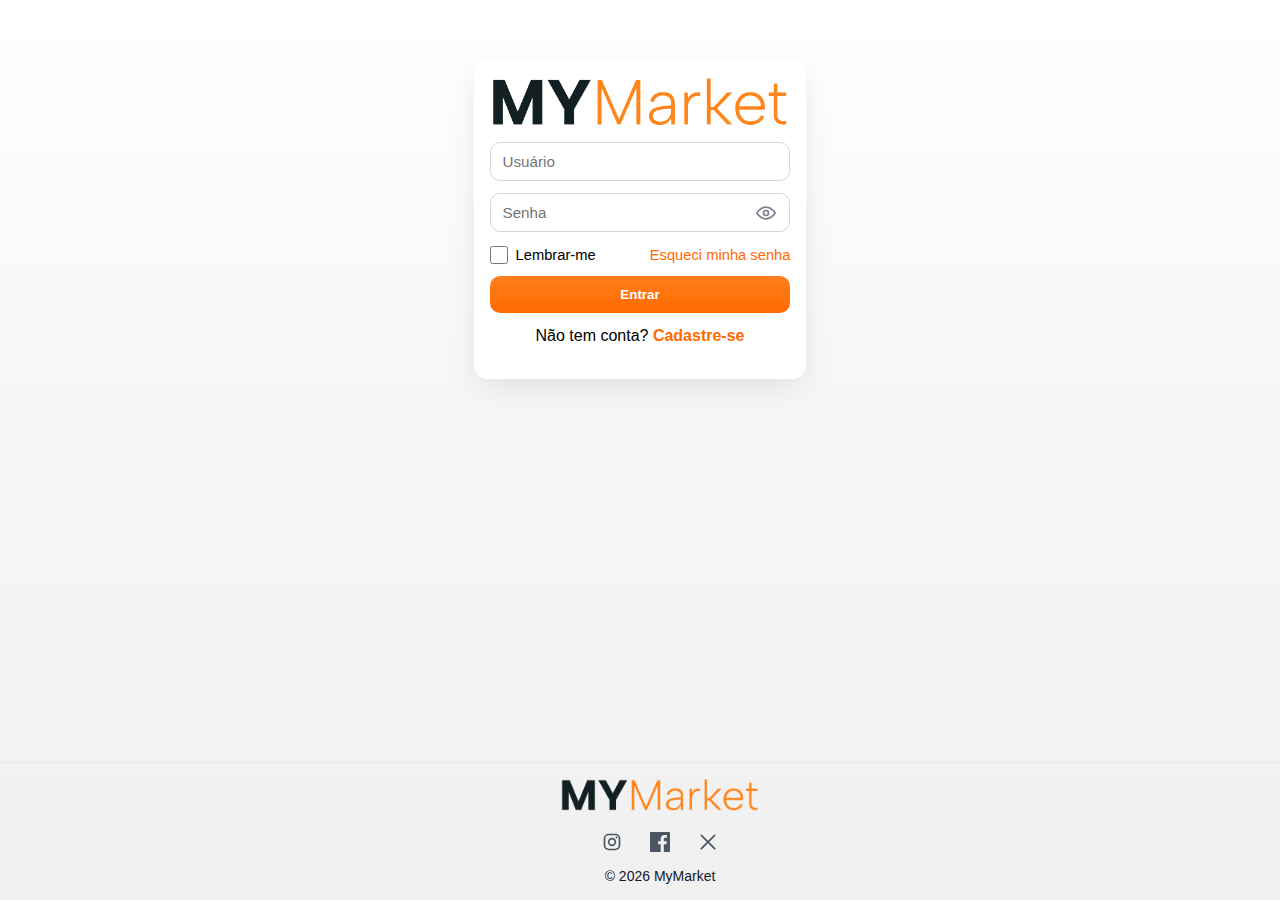
<file: index.html>
<!DOCTYPE html>
<!--
  index.html – Página de Login
  Acessa o catálogo após autenticar; inclui modal de cadastro com medidor de força de senha.
-->
<html lang="pt-BR">
<head>
  <meta charset="UTF-8">
  <meta name="viewport" content="width=device-width, initial-scale=1.0">
  <title>Login - Marketplace</title>
  <link rel="stylesheet" href="style.css">
</head>
<body class="page-login">
  <div class="login-container">
    <div style="text-align:center; margin-bottom:10px;">
      <img src="img/logo_black.png" alt="Marketplace" class="logo" style="max-height:48px;">
    </div>

    <!-- ===== LOGIN ===== -->
    <form id="loginForm">
      <input type="text" id="loginUser" placeholder="Usuário" required>
      <div class="password-field">
        <input type="password" id="loginPass" placeholder="Senha" required>
        <!-- Botão com ícone de olho linear (SVG) -->
        <button type="button" id="toggleLoginPass" class="password-toggle" aria-label="Mostrar/ocultar senha" title="Mostrar/ocultar senha">
          <svg viewBox="0 0 24 24" width="20" height="20" aria-hidden="true">
            <g fill="none" stroke="currentColor" stroke-width="2" stroke-linecap="round" stroke-linejoin="round">
              <path d="M1 12s4-7 11-7 11 7 11 7-4 7-11 7S1 12 1 12z"/>
              <circle cx="12" cy="12" r="3"/>
            </g>
          </svg>
        </button>
      </div>
      <div class="login-row">
        <label class="remember-me"><input type="checkbox" id="rememberMe"> Lembrar-me</label>
        <a href="#" id="forgotPass" class="forgot-link">Esqueci minha senha</a>
      </div>
      <button type="submit">Entrar</button>
      <p id="loginMsg" class="msg"></p>
    </form>

    <!-- Link para abrir o pop-up de cadastro -->
    <p class="cadastre-link">
      Não tem conta?
      <a href="#" id="openCadastro">Cadastre-se</a>
    </p>
  </div>

  <!-- ===== MODAL DE CADASTRO ===== -->
  <div id="cadModal" class="modal hidden">
    <div class="modal-content">
      <span class="close" id="closeModal">&times;</span>
      <h2>Criar Conta</h2>
      <form id="cadastroForm">
        <input type="text" id="cadUser" placeholder="Novo Usuário" required>
        <input type="password" id="cadPass" placeholder="Senha" required>
        <div id="cadStrength" class="pwd-strength is-weak" aria-live="polite">
          <div class="bar"></div>
          <div class="label">Força: ruim</div>
        </div>
  <div class="helper-text">A senha deve ter no mínimo 8 caracteres, incluindo pelo menos 1 letra maiúscula e 1 número.</div>
        <input type="password" id="cadPassConfirm" placeholder="Confirmar Senha" required>
        <div id="cadConfirmHelper" class="helper-text"></div>
        <button type="submit">Cadastrar</button>
        <p id="cadMsg" class="msg"></p>
      </form>
    </div>
  </div>

  <script src="script.js"></script>
  <footer class="site-footer">
    <div class="footer-brand">
      <img src="img/logo_black.png" alt="MyMarket" class="footer-logo" />
    </div>
    <div class="footer-socials" aria-label="Redes sociais">
      <a class="social-link" href="#" aria-label="Instagram" title="Instagram">
        <svg width="20" height="20" viewBox="0 0 24 24" fill="none" xmlns="http://www.w3.org/2000/svg" aria-hidden="true">
          <rect x="3" y="3" width="18" height="18" rx="5" stroke="currentColor" stroke-width="2"/>
          <circle cx="12" cy="12" r="4" stroke="currentColor" stroke-width="2"/>
          <circle cx="17.5" cy="6.5" r="1.2" fill="currentColor"/>
        </svg>
      </a>
      <a class="social-link" href="#" aria-label="Facebook" title="Facebook">
        <svg width="20" height="20" viewBox="0 0 24 24" fill="none" xmlns="http://www.w3.org/2000/svg" aria-hidden="true">
          <path d="M22.675 0h-21.35C.595 0 0 .594 0 1.326v21.348C0 23.406.595 24 1.326 24h11.495V14.708H9.691V11.08h3.13V8.41c0-3.1 1.893-4.788 4.659-4.788 1.325 0 2.464.099 2.797.143v3.24l-1.918.001c-1.504 0-1.796.715-1.796 1.763v2.313h3.587l-.467 3.628h-3.12V24h6.116C23.406 24 24 23.406 24 22.674V1.326C24 .594 23.406 0 22.675 0z" fill="currentColor"/>
        </svg>
      </a>
      <a class="social-link" href="#" aria-label="Twitter" title="Twitter">
        <svg width="20" height="20" viewBox="0 0 24 24" fill="none" xmlns="http://www.w3.org/2000/svg" aria-hidden="true">
          <g fill="none" stroke="currentColor" stroke-width="2" stroke-linecap="round" stroke-linejoin="round">
            <path d="M4 4l16 16"/>
            <path d="M20 4L4 20"/>
          </g>
        </svg>
      </a>
      
    </div>
    <p>© <span class="js-year"></span> MyMarket</p>
  </footer>
</body>
</html>
</file>
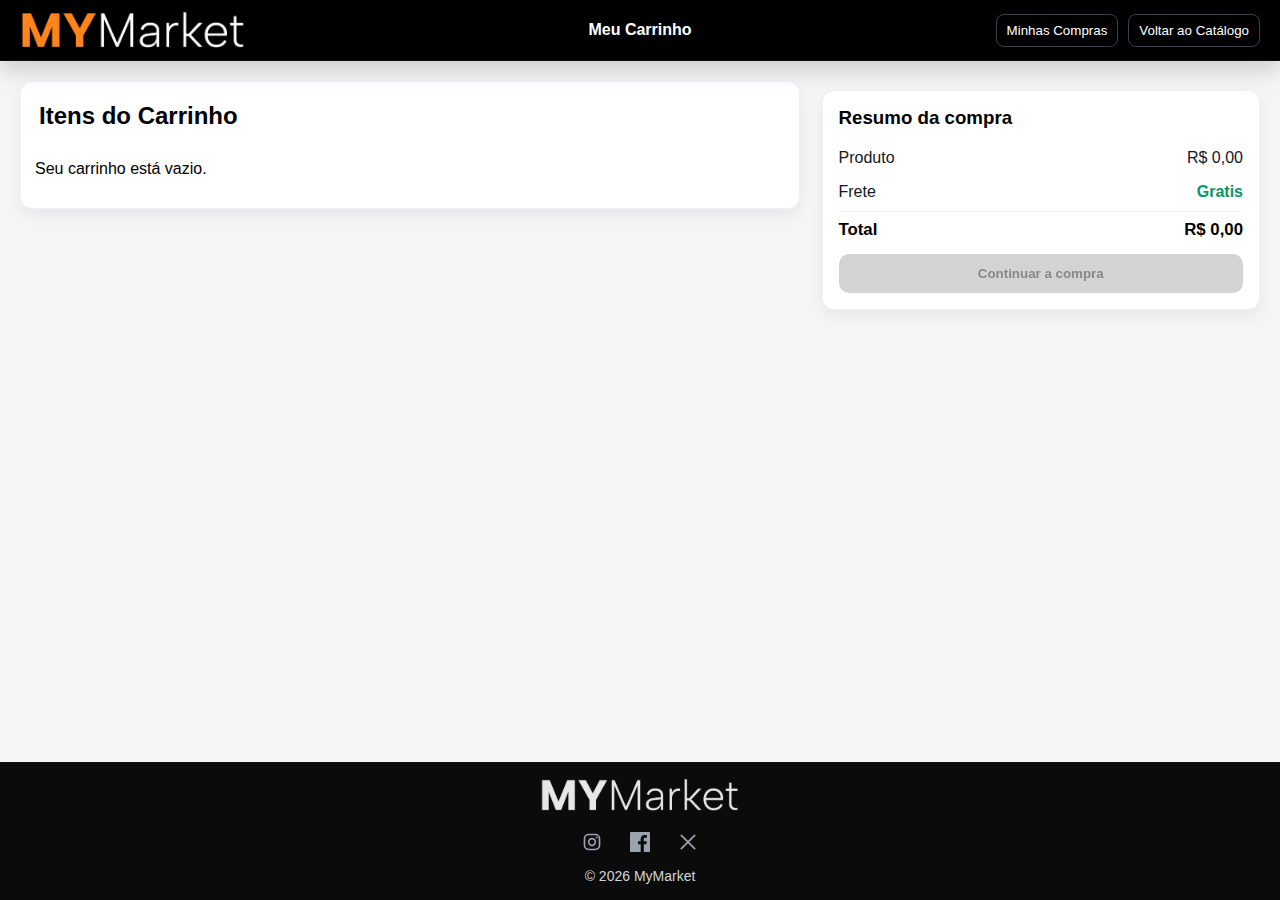
<file: carrinho.html>
<!DOCTYPE html>
<!--
  carrinho.html – Página do Carrinho e Checkout
  Lista itens do carrinho, mostra resumo e abre o wizard de finalização de compra.
-->
<html lang="pt-BR">
<head>
  <meta charset="UTF-8">
  <meta name="viewport" content="width=device-width, initial-scale=1.0">
  <title>Carrinho de Compras</title>
  <link rel="stylesheet" href="style.css">
</head>
<body class="page-shell">
  <header class="header">
    <div class="header-left">
      <a href="catalogo.html" aria-label="Ir ao catálogo">
        <img src="img/logo.png" alt="Marketplace" class="logo">
      </a>
    </div>
    <div style="grid-column:2; text-align:center; font-weight:700;">Meu Carrinho</div>
    <div class="header-actions">
      <button class="icon-btn" onclick="window.location='compras.html'">Minhas Compras</button>
      <button class="icon-btn" onclick="window.location='catalogo.html'">Voltar ao Catálogo</button>
    </div>
  </header>

  <main class="cart-layout">
    <!-- Coluna esquerda: itens do carrinho -->
    <section class="cart-items">
      <h2>Itens do Carrinho</h2>
      <div id="itensCarrinho"></div>
    </section>

    <!-- Coluna direita: resumo da compra -->
    <aside class="resumo-card" aria-label="Resumo da compra">
      <h3>Resumo da compra</h3>
      <div class="resumo-linha"><span>Produto</span><span id="resumoProdutos">R$ 0,00</span></div>
  <div class="resumo-linha"><span>Frete</span><span class="resumo-frete">Gratis</span></div>
      <div class="resumo-total"><span>Total</span><strong id="resumoTotal">R$ 0,00</strong></div>
      <button id="finalizarCompra" class="checkout-btn" type="button">Continuar a compra</button>
    </aside>
  </main>

  <!-- Modal de Checkout (Wizard) -->
  <div id="checkoutModal" class="modal hidden" role="dialog" aria-modal="true" aria-labelledby="checkoutTitulo">
  <div class="modal-content" style="width:min(92vw,620px); --pay-panel-min: 250px;">
      <span class="close" id="checkoutClose" aria-label="Fechar">&times;</span>
      <h2 id="checkoutTitulo">Finalizar Compra</h2>

      <!-- Stepper -->
      <ol class="checkout-steps" id="checkoutSteps">
        <li class="step is-active" data-step="1">Dados do Cliente</li>
        <li class="step" data-step="2">Pagamento</li>
        <li class="step" data-step="3">Revisão</li>
      </ol>

      <form id="formCheckout">
        <!-- Passo 1: Cliente -->
        <section class="checkout-pane" data-pane="1">
          <label>Nome completo<input type="text" id="nome" required></label>
          <label>Email<input type="email" id="email" required></label>
          <label>Endereço<input type="text" id="endereco" required></label>
          <label>CEP<input type="text" id="cep" required></label>
        </section>

        <!-- Passo 2: Pagamento -->
        <section class="checkout-pane hidden" data-pane="2">
          <div class="pay-methods" role="radiogroup" aria-label="Forma de pagamento">
            <label><input type="radio" name="payMethod" value="cartao" checked> Cartão</label>
            <label><input type="radio" name="payMethod" value="pix"> PIX</label>
            <label><input type="radio" name="payMethod" value="boleto"> Boleto</label>
          </div>

          <!-- Cartão de crédito -->
          <div id="payCartao">
            <label>Número do cartão<input type="text" id="card" placeholder="0000 0000 0000 0000" required></label>
            <div style="display:grid; grid-template-columns:1fr 1fr; gap:10px;">
              <label>Validade (MM/AA)<input type="text" id="cardVal" placeholder="MM/AA" required></label>
              <label>CVV<input type="text" id="cardCvv" placeholder="000" required></label>
            </div>
            <label>Nome no cartão<input type="text" id="cardNome" required></label>
          </div>

          <!-- PIX -->
          <div id="payPix" class="hidden">
            <div class="pay-box">
              <div>
                <img id="pixQrImg" src="img/qr_code.png" alt="QR Code PIX" width="180" height="180" style="border-radius:8px; box-shadow:0 2px 8px rgba(0,0,0,.08)" />
              </div>
              <div class="pay-info">
                <label>Chave PIX
                  <input type="text" id="pixKey" readonly value="pix@mymarket.com">
                </label>
                <label>PIX Copia e Cola
                  <textarea id="pixCopiaCola" rows="2" readonly></textarea>
                </label>
              </div>
            </div>
          </div>

          <!-- Boleto -->
          <div id="payBoleto" class="hidden">
            <div class="pay-box boleto">
              <div class="linha-area">
                <label>Linha digitável
                  <input type="text" id="linhaDigitavel" readonly>
                </label>
              </div>
              <div class="barcode-area">
                <canvas id="boletoBarcode" width="260" height="48" aria-label="Código de barras (fictício)"></canvas>
              </div>
              <div class="pay-info">
                <p>Vencimento: <span id="boletoVenc">--/--/----</span></p>
                <p>Valor: <span id="boletoValor">R$ 0,00</span></p>
              </div>
            </div>
          </div>
        </section>

        <!-- Passo 3: Revisão -->
        <section class="checkout-pane hidden" data-pane="3">
          <div id="checkoutResumo"></div>
          <p id="msgFinal" class="msg" style="margin-top:8px"></p>
        </section>

        <!-- Navegação -->
        <div class="checkout-nav">
          <button type="button" id="btnVoltar" class="btn-secondary" disabled>Voltar</button>
          <span></span>
          <button type="button" id="btnProximo" class="btn-primary">Próximo</button>
          <button type="submit" id="btnFinalizar" class="btn-primary hidden">Finalizar compra</button>
        </div>
      </form>
    </div>
  </div>

  <script src="carrinho.js"></script>
  <footer class="site-footer">
    <div class="footer-brand">
      <img src="img/logo.png" alt="MyMarket" class="footer-logo" />
    </div>
    <div class="footer-socials" aria-label="Redes sociais">
      <a class="social-link" href="#" aria-label="Instagram" title="Instagram">
        <svg width="20" height="20" viewBox="0 0 24 24" fill="none" xmlns="http://www.w3.org/2000/svg" aria-hidden="true">
          <rect x="3" y="3" width="18" height="18" rx="5" stroke="currentColor" stroke-width="2"/>
          <circle cx="12" cy="12" r="4" stroke="currentColor" stroke-width="2"/>
          <circle cx="17.5" cy="6.5" r="1.2" fill="currentColor"/>
        </svg>
      </a>
      <a class="social-link" href="#" aria-label="Facebook" title="Facebook">
        <svg width="20" height="20" viewBox="0 0 24 24" fill="none" xmlns="http://www.w3.org/2000/svg" aria-hidden="true">
          <path d="M22.675 0h-21.35C.595 0 0 .594 0 1.326v21.348C0 23.406.595 24 1.326 24h11.495V14.708H9.691V11.08h3.13V8.41c0-3.1 1.893-4.788 4.659-4.788 1.325 0 2.464.099 2.797.143v3.24l-1.918.001c-1.504 0-1.796.715-1.796 1.763v2.313h3.587l-.467 3.628h-3.12V24h6.116C23.406 24 24 23.406 24 22.674V1.326C24 .594 23.406 0 22.675 0z" fill="currentColor"/>
        </svg>
      </a>
      <a class="social-link" href="#" aria-label="Twitter" title="Twitter">
        <svg width="20" height="20" viewBox="0 0 24 24" fill="none" xmlns="http://www.w3.org/2000/svg" aria-hidden="true">
          <g fill="none" stroke="currentColor" stroke-width="2" stroke-linecap="round" stroke-linejoin="round">
            <path d="M4 4l16 16"/>
            <path d="M20 4L4 20"/>
          </g>
        </svg>
      </a>

    </div>
    <p>© <span class="js-year"></span> MyMarket</p>
  </footer>
</body>
</html>
</file>
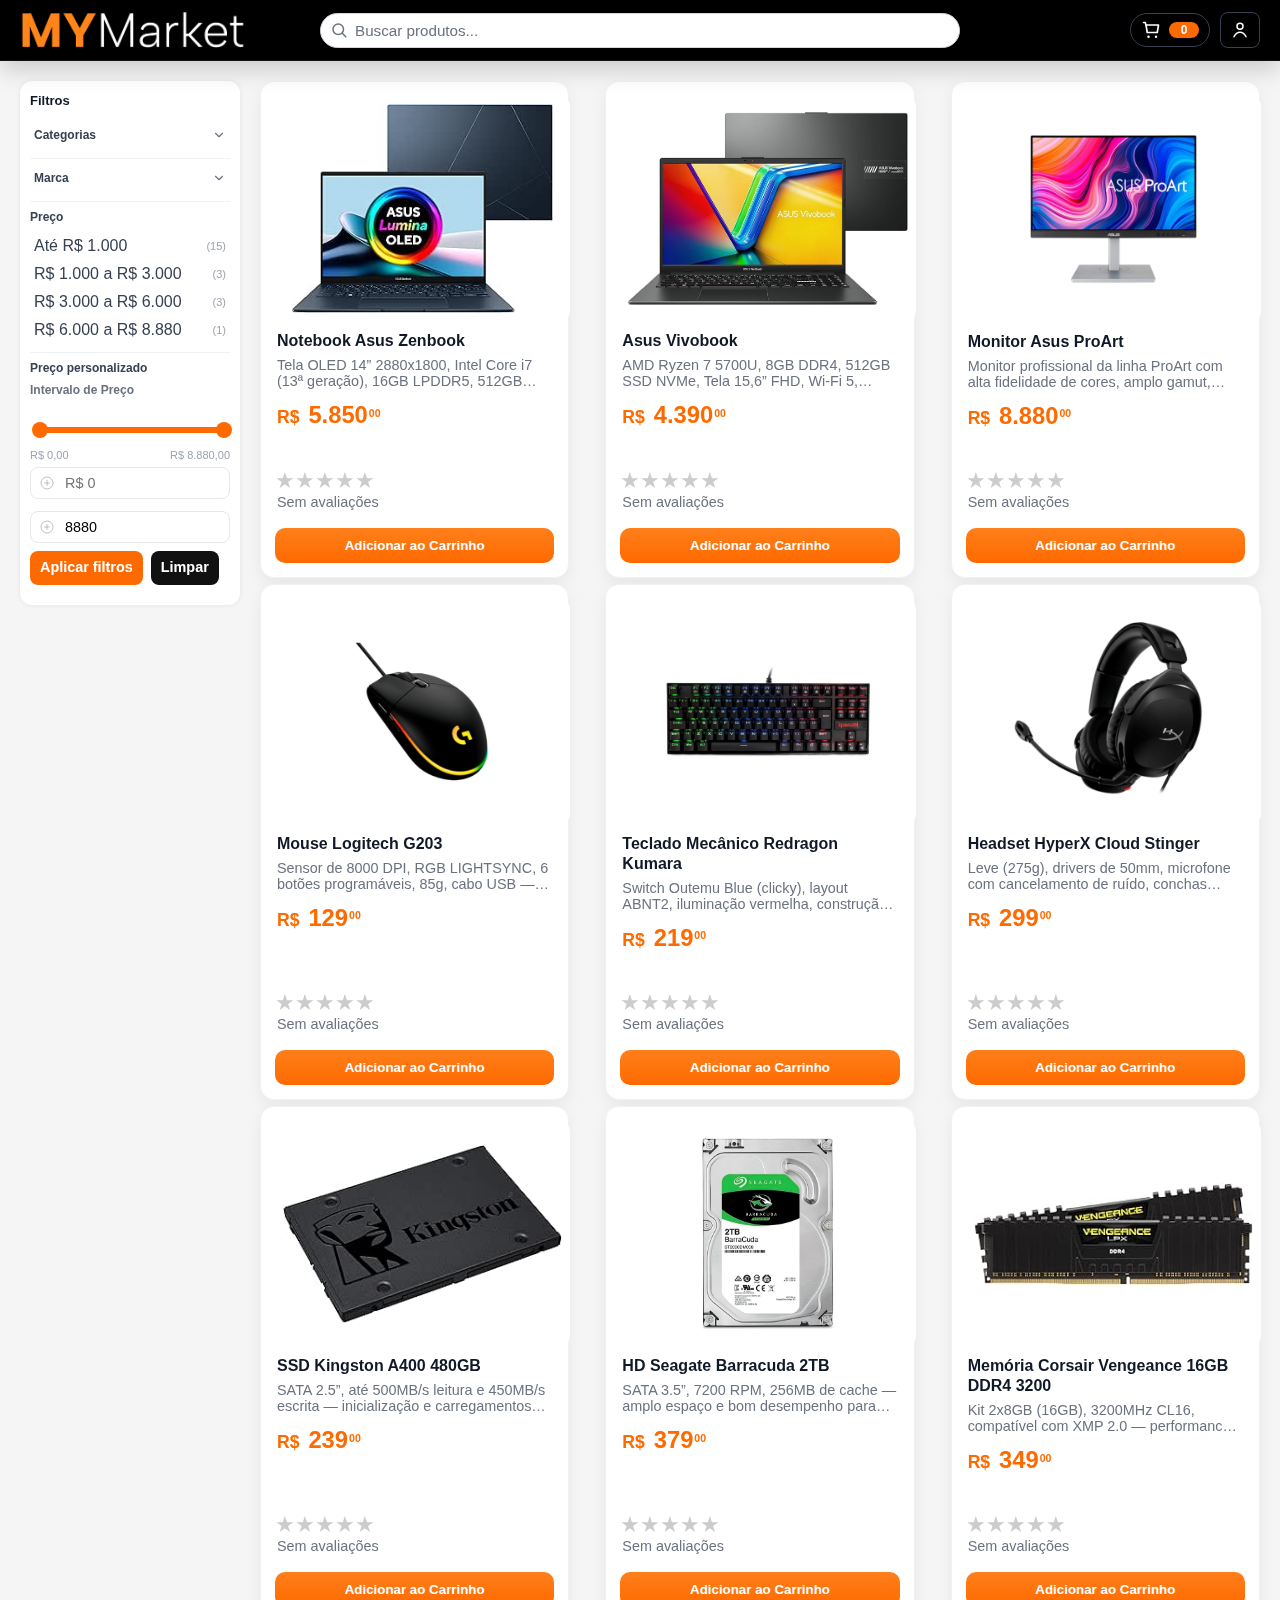
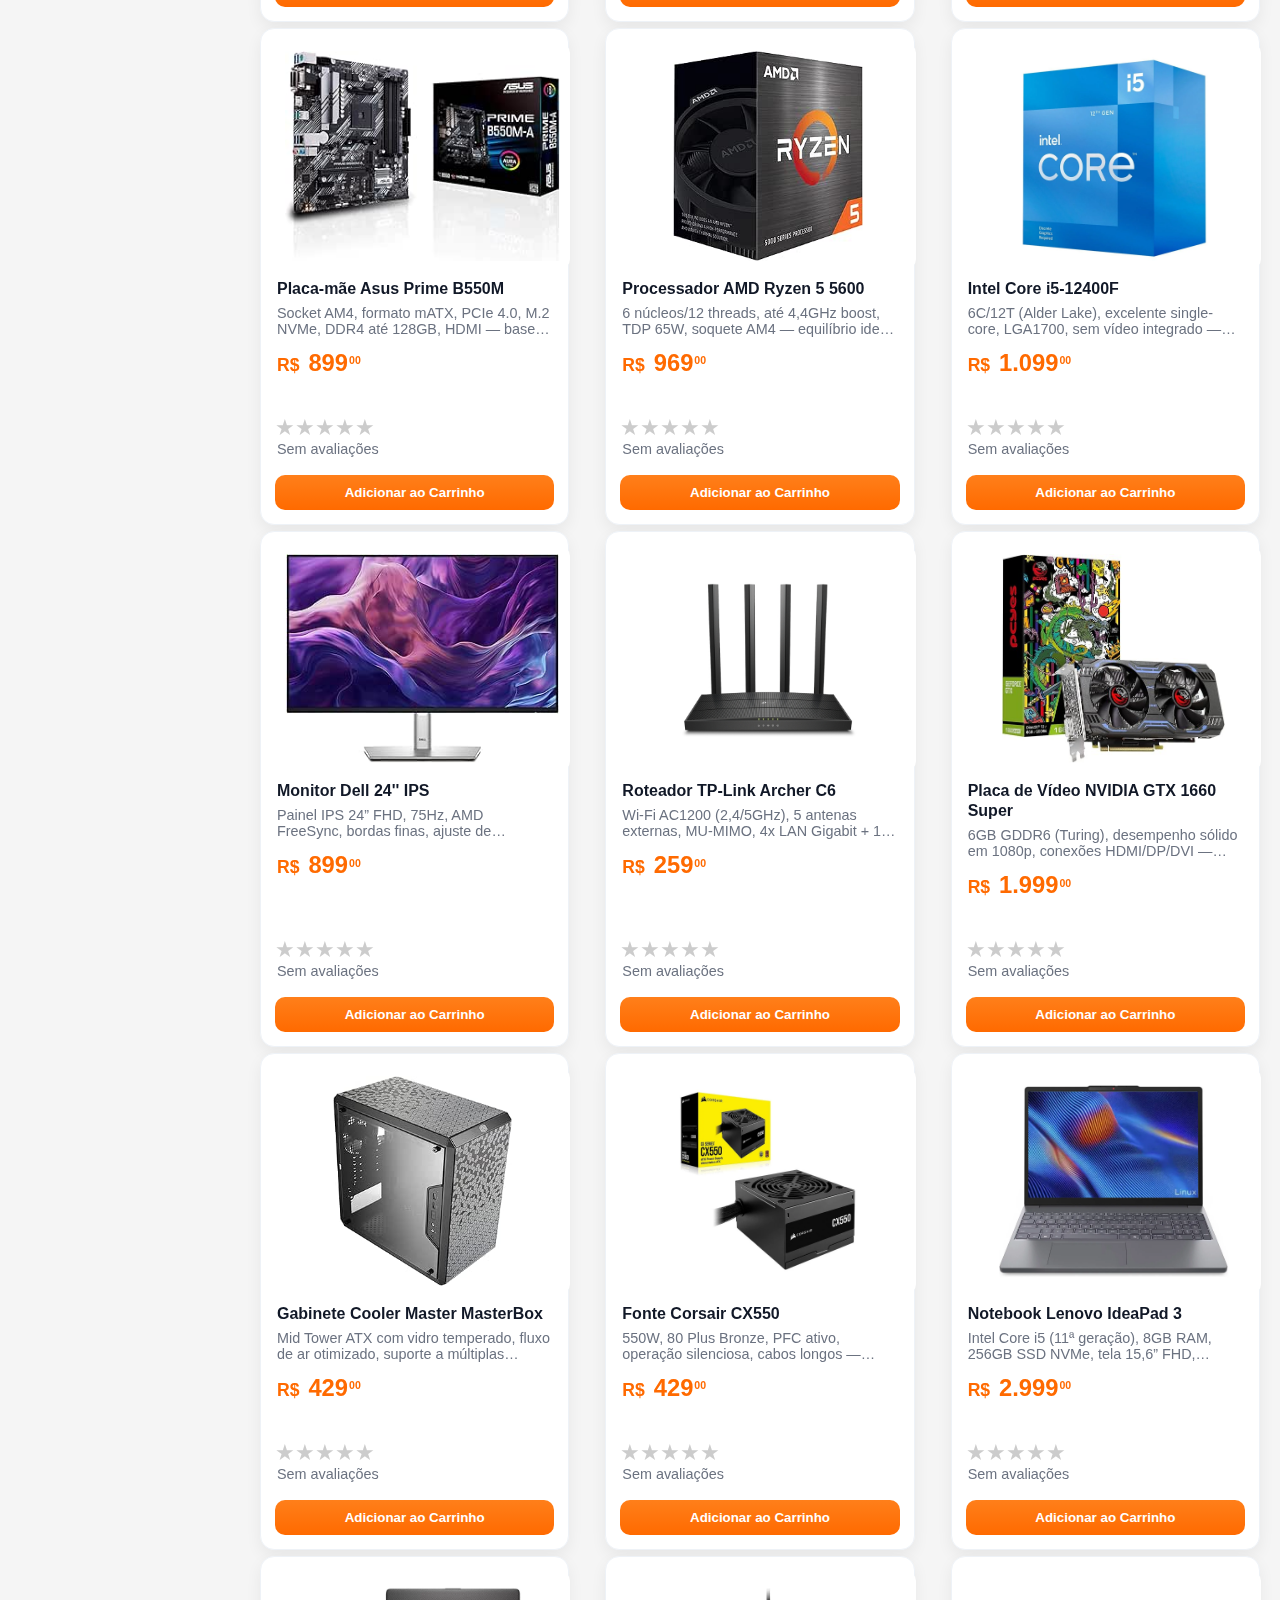
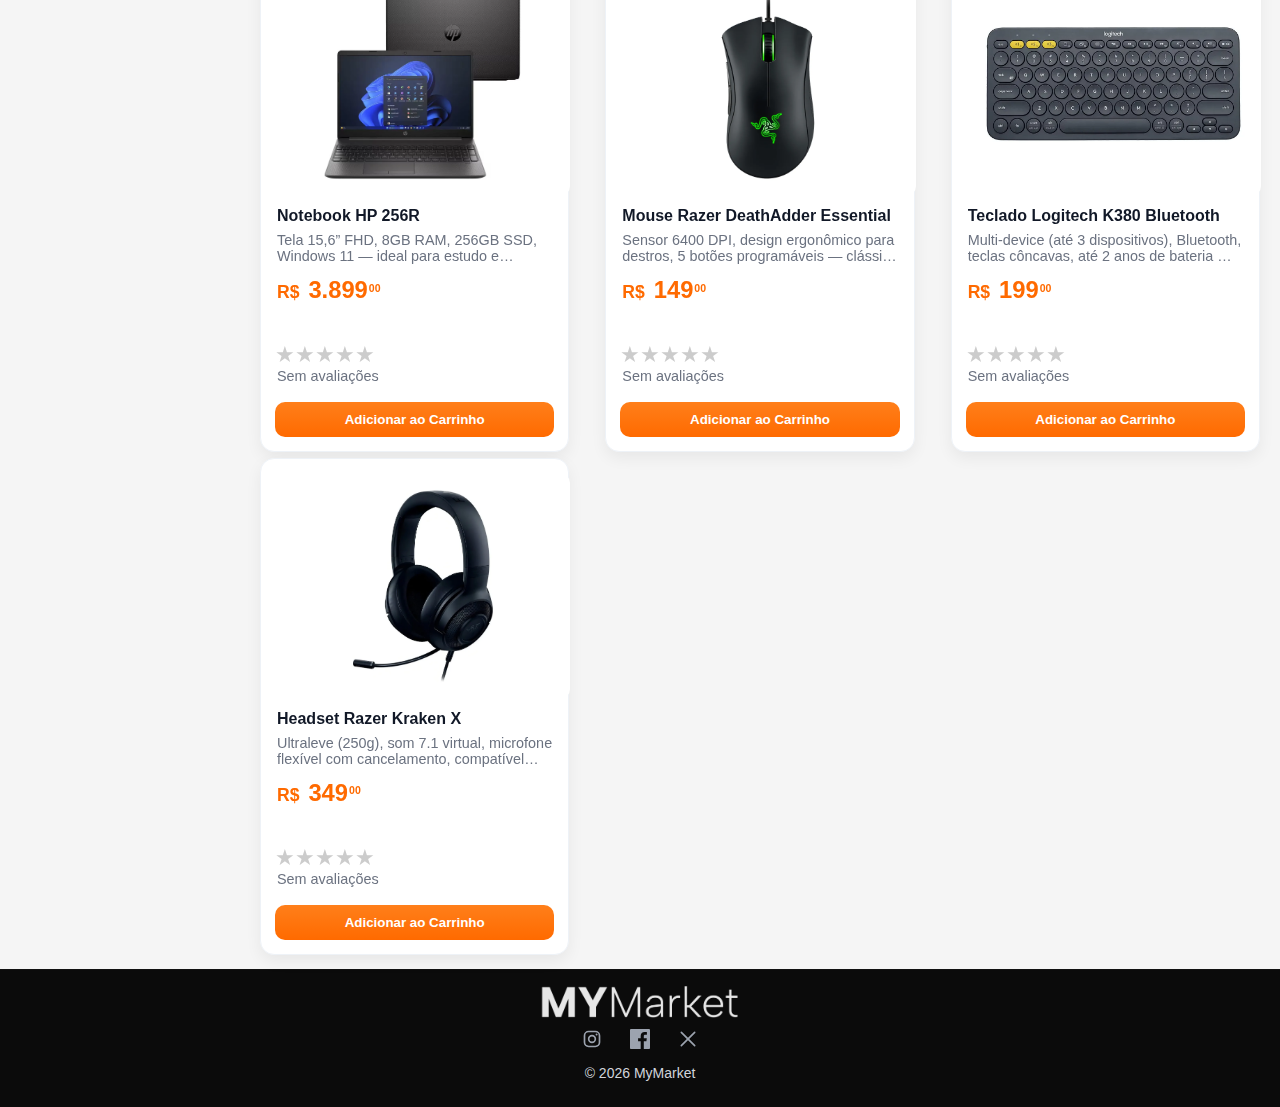
<file: catalogo.html>
<!DOCTYPE html>
<!--
  catalogo.html – Página de Catálogo de Produtos
  Inclui: header com busca, sidebar de filtros (facetas e preço com slider duplo),
  grade de produtos renderizada via script.js e modais (produto e alterar senha).
-->
<html lang="pt-BR">
<head>
  <meta charset="UTF-8">
  <meta name="viewport" content="width=device-width, initial-scale=1.0">
  <title>Catálogo</title>
  <link rel="stylesheet" href="style.css">
</head>
<body class="page-shell">
  <header class="header">
    <div class="header-left">
      <a href="catalogo.html" aria-label="Ir ao catálogo">
        <img src="img/logo.png" alt="Marketplace" class="logo">
      </a>
    </div>
    <form id="topSearch" class="top-search" autocomplete="off">
      <span class="search-prefix" aria-hidden="true">
        <svg width="18" height="18" viewBox="0 0 24 24" fill="none" xmlns="http://www.w3.org/2000/svg">
          <path d="M21 21l-4.3-4.3" stroke="currentColor" stroke-width="2" stroke-linecap="round"/>
          <circle cx="11" cy="11" r="7" stroke="currentColor" stroke-width="2"/>
        </svg>
      </span>
      <input type="text" id="topSearchInput" placeholder="Buscar produtos...">
    </form>
    <div class="header-actions">
      <div class="carrinho-box">
        <button id="openCarrinho" class="cart-btn" aria-label="Abrir carrinho" onclick="window.location='carrinho.html'">
          <span class="icon">
            <svg width="20" height="20" viewBox="0 0 24 24" fill="none" xmlns="http://www.w3.org/2000/svg" aria-hidden="true">
              <path d="M6 6h15l-1.5 9h-12L6 6z" stroke="currentColor" stroke-width="2" stroke-linejoin="round"/>
              <path d="M6 6L5 3H3" stroke="currentColor" stroke-width="2" stroke-linecap="round"/>
              <circle cx="9" cy="20" r="1.5" fill="currentColor"/>
              <circle cx="18" cy="20" r="1.5" fill="currentColor"/>
            </svg>
            <span id="cartDot" class="cart-dot hidden"></span>
          </span>
          <span id="carrinhoQtd" aria-label="itens no carrinho">0</span>
        </button>
      </div>
      <div class="profile" id="profile">
        <button id="perfilBtn" class="icon-btn" title="Perfil" aria-haspopup="true" aria-expanded="false">
          <svg width="18" height="18" viewBox="0 0 24 24" fill="none" xmlns="http://www.w3.org/2000/svg" aria-hidden="true">
            <circle cx="12" cy="7" r="4" stroke="currentColor" stroke-width="2"/>
            <path d="M4 21c2-4 6-6 8-6s6 2 8 6" stroke="currentColor" stroke-width="2" stroke-linecap="round"/>
          </svg>
        </button>
        <div id="perfilMenu" class="menu-popover hidden" role="menu" aria-labelledby="perfilBtn">
          <div class="menu-header">Olá, <strong id="perfilNome"></strong></div>
          <hr class="menu-sep" />
          <a href="compras.html" role="menuitem" class="menu-item">
            <span class="icon" aria-hidden="true">
              <svg width="18" height="18" viewBox="0 0 24 24" fill="none" xmlns="http://www.w3.org/2000/svg">
                <path d="M6 6h15l-1.5 9h-12L6 6z" stroke="currentColor" stroke-width="2" stroke-linejoin="round"/>
                <path d="M6 6L5 3H3" stroke="currentColor" stroke-width="2" stroke-linecap="round"/>
                <circle cx="9" cy="20" r="1.5" fill="currentColor"/>
                <circle cx="18" cy="20" r="1.5" fill="currentColor"/>
              </svg>
            </span>
            <span class="label">Minhas Compras</span>
          </a>
          <button id="menuAlterarSenha" role="menuitem" class="menu-item">
            <span class="icon" aria-hidden="true">
              <svg width="18" height="18" viewBox="0 0 24 24" fill="none" xmlns="http://www.w3.org/2000/svg">
                <rect x="4" y="10" width="16" height="10" rx="2" stroke="currentColor" stroke-width="2"/>
                <path d="M8 10V8a4 4 0 0 1 8 0v2" stroke="currentColor" stroke-width="2" stroke-linecap="round"/>
                <circle cx="12" cy="15" r="1.6" fill="currentColor"/>
              </svg>
            </span>
            <span class="label">Alterar senha</span>
          </button>
          <button id="logout" role="menuitem" class="menu-item">
            <span class="icon" aria-hidden="true">
              <svg width="18" height="18" viewBox="0 0 24 24" fill="none" xmlns="http://www.w3.org/2000/svg">
                <path d="M10 17l5-5-5-5" stroke="currentColor" stroke-width="2" stroke-linecap="round" stroke-linejoin="round"/>
                <path d="M15 12H3" stroke="currentColor" stroke-width="2" stroke-linecap="round"/>
                <path d="M21 3v18" stroke="currentColor" stroke-width="2" stroke-linecap="round"/>
              </svg>
            </span>
            <span class="label">Sair</span>
          </button>
        </div>
      </div>
    </div>
  </header>

  <main class="container">
    <!-- Sidebar com filtros (baseado nas imagens enviadas) -->
    <aside class="sidebar filter-sidebar">
      <h3 class="filter-title">Filtros</h3>

      <div class="filter-group is-collapsible is-collapsed" data-collapsible>
        <button type="button" class="group-toggle" aria-expanded="false" aria-controls="facetCategories">
          <span class="group-title">Categorias</span>
          <span class="chevron" aria-hidden="true">
            <svg width="14" height="14" viewBox="0 0 24 24" fill="none" xmlns="http://www.w3.org/2000/svg"><path d="M6 9l6 6 6-6" stroke="currentColor" stroke-width="2" stroke-linecap="round" stroke-linejoin="round"/></svg>
          </span>
        </button>
        <ul class="facet-list" id="facetCategories" hidden></ul>
      </div>

      <div class="filter-group is-collapsible is-collapsed" data-collapsible>
        <button type="button" class="group-toggle" aria-expanded="false" aria-controls="facetBrands">
          <span class="group-title">Marca</span>
          <span class="chevron" aria-hidden="true">
            <svg width="14" height="14" viewBox="0 0 24 24" fill="none" xmlns="http://www.w3.org/2000/svg"><path d="M6 9l6 6 6-6" stroke="currentColor" stroke-width="2" stroke-linecap="round" stroke-linejoin="round"/></svg>
          </span>
        </button>
        <ul class="facet-list" id="facetBrands" hidden></ul>
      </div>

      <div class="filter-group">
        <div class="group-title">Preço</div>
        <ul class="facet-list" id="facetPrices"></ul>
      </div>

      <div class="filter-group">
  <div class="group-title">Preço personalizado</div>
  <div class="facet-mini-title">Intervalo de Preço</div>
        <div class="range-wrap">
          <div class="range-double" id="precoRange">
            <div class="track"></div>
            <input type="range" id="precoRangeMin" min="0" step="1" aria-label="Preço mínimo" />
            <input type="range" id="precoRangeMax" min="0" step="1" aria-label="Preço máximo" />
          </div>
          <div class="range-scale">
            <span id="precoRangeMinLabel">R$ 0,00</span>
            <span id="precoRangeMaxLabel">R$ 0,00</span>
          </div>
        </div>
        <label class="input-icon">
          <span class="icon-money" aria-hidden="true">
            <svg width="16" height="16" viewBox="0 0 24 24" fill="none" xmlns="http://www.w3.org/2000/svg"><circle cx="12" cy="12" r="9" stroke="#9ca3af"/><path d="M8.5 12h7M12 8v8" stroke="#9ca3af" stroke-linecap="round"/></svg>
          </span>
          <input type="number" id="precoMin" placeholder="Mínimo" min="0">
        </label>
        <div style="height:6px"></div>
        <label class="input-icon">
          <span class="icon-money" aria-hidden="true">
            <svg width="16" height="16" viewBox="0 0 24 24" fill="none" xmlns="http://www.w3.org/2000/svg"><circle cx="12" cy="12" r="9" stroke="#9ca3af"/><path d="M8.5 12h7M12 8v8" stroke="#9ca3af" stroke-linecap="round"/></svg>
          </span>
          <input type="number" id="precoMax" placeholder="Máximo" min="0">
        </label>
        <div class="filter-actions" style="display:flex; gap:8px; margin-top:8px">
          <button id="filtrar" class="filter-apply">Aplicar filtros</button>
          <button id="limparFiltros" class="btn-secondary" type="button" aria-label="Limpar filtros">Limpar</button>
        </div>
      </div>
    </aside>

    <!-- Produtos carregados via JS -->
    <section class="produtos" id="listaProdutos"></section>
  </main>

  <!-- Modal de detalhes do produto -->
  <div id="produtoModal" class="modal hidden" role="dialog" aria-modal="true" aria-labelledby="produtoTitulo">
    <div class="modal-content produto-modal">
      <span class="close" id="produtoModalClose" aria-label="Fechar">&times;</span>
      <div class="produto-modal-body">
        <div class="produto-modal-media">
          <img id="produtoImagem" alt="Produto"/>
        </div>
        <div class="produto-modal-info">
          <h2 id="produtoTitulo"></h2>
          <p id="produtoDescricao"></p>
          <div class="produto-meta">
            <span class="meta"><strong>Marca:</strong> <span id="produtoMarca"></span></span>
            <span class="meta"><strong>Categoria:</strong> <span id="produtoCategoria"></span></span>
          </div>
          <strong id="produtoPreco" class="price"></strong>
          <p id="produtoMedia" class="media"></p>
          <button id="produtoAddCarrinho" class="addCarrinho">Adicionar ao Carrinho</button>
        </div>
      </div>
    </div>
  </div>

      <!-- Modal: Alterar senha -->
      <div id="alterarSenhaModal" class="modal hidden" role="dialog" aria-modal="true" aria-labelledby="alterarSenhaTitulo">
        <div class="modal-content" style="width:min(92vw, 420px)">
          <span class="close" id="alterarSenhaClose" aria-label="Fechar">&times;</span>
          <h2 id="alterarSenhaTitulo">Alterar senha</h2>
          <form id="alterarSenhaForm">
            <label>Senha atual
              <input type="password" id="senhaAtual" required>
            </label>
            <label>Nova senha
              <input type="password" id="senhaNova" required>
            </label>
            <div id="altStrength" class="pwd-strength is-weak" aria-live="polite">
              <div class="bar"></div>
              <div class="label">Força: ruim</div>
            </div>
  <div class="helper-text">A senha deve ter no mínimo 8 caracteres, incluindo pelo menos 1 letra maiúscula e 1 número.</div>
            <label>Confirmar nova senha
              <input type="password" id="senhaConf" required>
            </label>
            <p id="alterarSenhaMsg" class="msg"></p>
            <div style="display:flex; gap:10px; justify-content:flex-end; margin-top:8px">
              <button type="button" class="btn-secondary" id="alterarSenhaCancelar">Cancelar</button>
              <button type="submit" class="btn-primary">Salvar</button>
            </div>
          </form>
        </div>
      </div>

  <script src="script.js"></script>
  <footer class="site-footer">
    <div class="footer-brand">
      <img src="img/logo.png" alt="MyMarket" class="footer-logo" />
    <div class="footer-socials" aria-label="Redes sociais">
      <a class="social-link" href="#" aria-label="Instagram" title="Instagram">
        <svg width="20" height="20" viewBox="0 0 24 24" fill="none" xmlns="http://www.w3.org/2000/svg" aria-hidden="true">
          <rect x="3" y="3" width="18" height="18" rx="5" stroke="currentColor" stroke-width="2"/>
          <circle cx="12" cy="12" r="4" stroke="currentColor" stroke-width="2"/>
          <circle cx="17.5" cy="6.5" r="1.2" fill="currentColor"/>
        </svg>
      </a>
      <a class="social-link" href="#" aria-label="Facebook" title="Facebook">
        <svg width="20" height="20" viewBox="0 0 24 24" fill="none" xmlns="http://www.w3.org/2000/svg" aria-hidden="true">
          <path d="M22.675 0h-21.35C.595 0 0 .594 0 1.326v21.348C0 23.406.595 24 1.326 24h11.495V14.708H9.691V11.08h3.13V8.41c0-3.1 1.893-4.788 4.659-4.788 1.325 0 2.464.099 2.797.143v3.24l-1.918.001c-1.504 0-1.796.715-1.796 1.763v2.313h3.587l-.467 3.628h-3.12V24h6.116C23.406 24 24 23.406 24 22.674V1.326C24 .594 23.406 0 22.675 0z" fill="currentColor"/>
        </svg>
      </a>
      <a class="social-link" href="#" aria-label="Twitter" title="Twitter">
        <svg width="20" height="20" viewBox="0 0 24 24" fill="none" xmlns="http://www.w3.org/2000/svg" aria-hidden="true">
          <g fill="none" stroke="currentColor" stroke-width="2" stroke-linecap="round" stroke-linejoin="round">
            <path d="M4 4l16 16"/>
            <path d="M20 4L4 20"/>
          </g>
        </svg>
      </a>

    </div>
    <p>© <span class="js-year"></span> MyMarket</p>
  </footer>
</body>
</html>
</file>
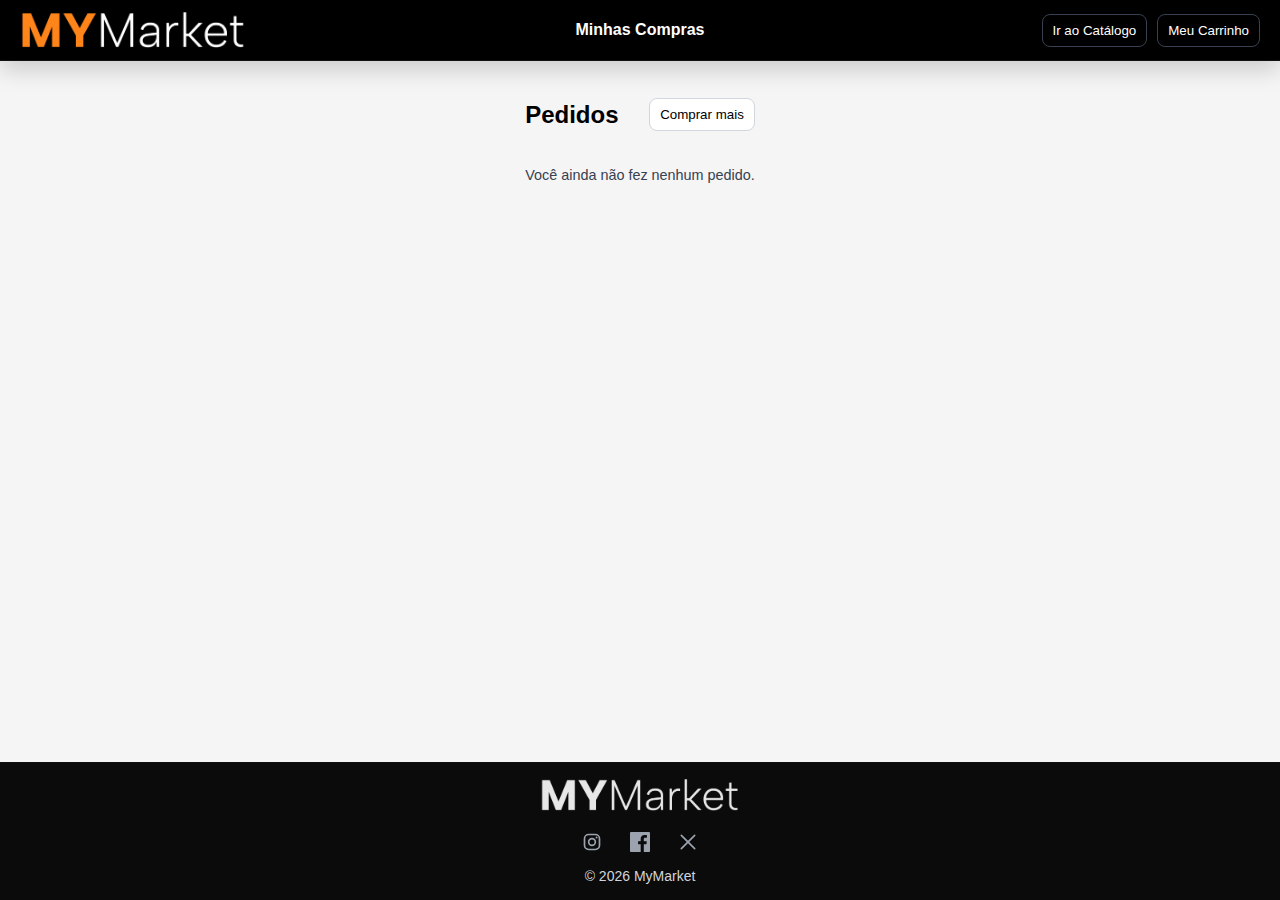
<file: compras.html>
<!DOCTYPE html>
<!--
  compras.html – Página "Minhas Compras"
  Exibe os pedidos salvos no localStorage e oferece atalho para continuar comprando.
-->
<html lang="pt-BR">
<head>
  <meta charset="UTF-8" />
  <meta name="viewport" content="width=device-width, initial-scale=1.0" />
  <title>Minhas Compras</title>
  <link rel="stylesheet" href="style.css" />
</head>
<body class="page-shell">
  <header class="header">
    <div class="header-left">
      <a href="catalogo.html" aria-label="Ir ao catálogo">
        <img src="img/logo.png" alt="Marketplace" class="logo" />
      </a>
    </div>
    <div style="grid-column:2; text-align:center; font-weight:700;">Minhas Compras</div>
    <div class="header-actions">
      <button class="icon-btn" onclick="window.location='catalogo.html'">Ir ao Catálogo</button>
      <button class="icon-btn" onclick="window.location='carrinho.html'">Meu Carrinho</button>
    </div>
  </header>

  <main class="orders-container">
    <div class="orders-header">
      <h2>Pedidos</h2>
      <button class="icon-btn" onclick="window.location='catalogo.html'">Comprar mais</button>
    </div>
    <div id="ordersList" class="orders-list"></div>
    <p id="ordersEmpty" class="msg" style="display:none; color:#374151">Você ainda não fez nenhum pedido.</p>
  </main>

  <script src="compras.js"></script>
  <footer class="site-footer">
    <div class="footer-brand">
      <img src="img/logo.png" alt="MyMarket" class="footer-logo" />
    </div>
    <div class="footer-socials" aria-label="Redes sociais">
      <a class="social-link" href="#" aria-label="Instagram" title="Instagram">
        <svg width="20" height="20" viewBox="0 0 24 24" fill="none" xmlns="http://www.w3.org/2000/svg" aria-hidden="true">
          <rect x="3" y="3" width="18" height="18" rx="5" stroke="currentColor" stroke-width="2"/>
          <circle cx="12" cy="12" r="4" stroke="currentColor" stroke-width="2"/>
          <circle cx="17.5" cy="6.5" r="1.2" fill="currentColor"/>
        </svg>
      </a>
      <a class="social-link" href="#" aria-label="Facebook" title="Facebook">
        <svg width="20" height="20" viewBox="0 0 24 24" fill="none" xmlns="http://www.w3.org/2000/svg" aria-hidden="true">
          <path d="M22.675 0h-21.35C.595 0 0 .594 0 1.326v21.348C0 23.406.595 24 1.326 24h11.495V14.708H9.691V11.08h3.13V8.41c0-3.1 1.893-4.788 4.659-4.788 1.325 0 2.464.099 2.797.143v3.24l-1.918.001c-1.504 0-1.796.715-1.796 1.763v2.313h3.587l-.467 3.628h-3.12V24h6.116C23.406 24 24 23.406 24 22.674V1.326C24 .594 23.406 0 22.675 0z" fill="currentColor"/>
        </svg>
      </a>
      <a class="social-link" href="#" aria-label="Twitter" title="Twitter">
        <svg width="20" height="20" viewBox="0 0 24 24" fill="none" xmlns="http://www.w3.org/2000/svg" aria-hidden="true">
          <g fill="none" stroke="currentColor" stroke-width="2" stroke-linecap="round" stroke-linejoin="round">
            <path d="M4 4l16 16"/>
            <path d="M20 4L4 20"/>
          </g>
        </svg>
      </a>

    </div>
    <p>© <span class="js-year"></span> MyMarket</p>
  </footer>
</body>
</html>
</file>
<file: style.css>
/* style.css — Estilos globais
   Seções: layout do shell, login, header/top-search, sidebar de filtros (inclui slider duplo),
   grid de produtos/cards, modais, carrinho/checkout e minhas compras. */
/* ===== GLOBAL ===== */
body {
    font-family: Arial, sans-serif;
    margin: 0;
    background: #f5f5f5;
}
.page-shell {
  min-height: 100vh;
  display: flex;
  flex-direction: column;
}
.page-shell > header.header { flex: 0 0 auto; }
.page-shell > main { flex: 1 0 auto; }
.page-shell > footer.site-footer { flex: 0 0 auto; margin-top: 24px; }
.site-footer {
  margin-top: 24px;
  background: #0b0b0b;
  color: #d1d5db;
  border-top: 1px solid #111;
  padding: 16px 20px;
  text-align: center;
  font-size: 14px;
}
.site-footer p { margin: 0; }
.page-login .site-footer { grid-row: 2; width: 100%; justify-self: stretch; margin: 0; border-radius: 0; }
.site-footer .footer-brand { margin-bottom: 10px; }
.site-footer .footer-logo { height: 32px; width: auto; filter: brightness(0) invert(1); opacity: 0.9; }
.site-footer .footer-socials { display: flex; justify-content: center; gap: 12px; margin-bottom: 8px; }
.site-footer .social-link { display: inline-flex; padding: 8px; border: none; color: #9ca3af; border-radius: 999px; transition: background .15s ease, color .15s ease, transform .15s ease; }
.site-footer .social-link:hover { background: #111; color: #e5e7eb; transform: translateY(-1px); }
/* Ícones sociais: alinhamento e tamanho consistente */
.site-footer .social-link svg { display: block; width: 20px; height: 20px; }

/* Footer branco apenas na página de login (index) */
.page-login .site-footer {
  background: transparent; /* usa o mesmo fundo do body (gradient) */
  color: #111827;
  border-top: 1px solid #e5e7eb;
  text-align: center;
}
.page-login .site-footer > .footer-brand,
.page-login .site-footer > .footer-socials,
.page-login .site-footer > p {
  max-width: var(--login-card-width); /* casa com a largura do card */
  width: 100%;
  padding-left: var(--login-padding-x);
  padding-right: var(--login-padding-x);
  margin-left: auto;
  margin-right: auto;
}
.page-login .site-footer .footer-logo { filter: none; opacity: 1; }
.page-login .site-footer .social-link { color: #4b5563; }
.page-login .site-footer .social-link:hover { background: #f3f4f6; color: #111827; }
.page-login {
  background: linear-gradient(180deg, #fff, #f7f7f7 40%, #f0f0f0);
  min-height: 100vh;
  display: grid;
  grid-template-rows: 1fr auto; /* área do conteúdo + footer colado embaixo */
  grid-template-columns: 100%;
  overflow: hidden; /* evita scrollbars no index */
  align-items: start; /* evita esticar o card na vertical */
  /* Variáveis compartilhadas para alinhamento entre card e footer */
  --login-card-width: 340px;
  --login-padding-x: 16px;
}
.page-login .login-container { justify-self: center; align-self: start; margin: 60px auto 20px; height: auto; }
  
/* ===== LOGIN ===== */
.login-container {
  max-width: var(--login-card-width);
  margin: 60px auto; /* centralizado horizontalmente, afastado do topo */
  background: #fff;
  padding: 18px var(--login-padding-x);
    border-radius: 14px;
    box-shadow: 0 10px 30px rgba(0,0,0,0.08);
}
/* Centraliza a logo no card de login */
.page-login .login-container .logo { display: block; margin: 0 auto; }
  /* Evita overflow por padding dentro do card de login */
  .login-container, .login-container * { box-sizing: border-box; }
  .login-container form { margin-bottom: 12px; }
  .login-container input {
    width: 100%; max-width: 100%;
    padding: 10px 12px; margin: 6px 0;
    border: 1px solid #d0d7de; border-radius: 10px;
    font-size: 0.95rem;
    transition: border-color 0.2s ease, box-shadow 0.2s ease;
  }
  .login-container input:focus { outline: none; border-color: #ff6a00; box-shadow: 0 0 0 3px rgba(255,106,0,0.12); }
  /* Botão principal de login dentro do formulário */
  .login-container form button[type="submit"] {
    width: 100%; padding: 11px 12px;
    background: linear-gradient(180deg, #ff7f1a, #ff6a00); border: none; color: #fff; cursor: pointer;
    border-radius: 10px; font-weight: 700;
    transition: transform 0.15s ease, filter 0.15s ease;
  }
  .login-container form button[type="submit"]:hover { filter: brightness(0.97); transform: translateY(-1px); }
  .login-container form button[type="submit"]:active { transform: translateY(0); }
  .msg { color: #d93025; font-size: 0.9em; margin-top: 6px; }
  .cadastre-link { text-align: center; margin-top: 8px; }
  .cadastre-link a { color: #ff6a00; font-weight: 700; text-decoration: none; }
  .cadastre-link a:hover { text-decoration: underline; }

  /* Campo de senha com botão de toggle */
  .password-field { position: relative; }
  .password-toggle {
    position: absolute; right: 8px; top: 50%; transform: translateY(-50%);
    display: inline-flex; align-items: center; justify-content: center;
    width: 32px; height: 32px;
    border: none; background: transparent; cursor: pointer;
    border-radius: 999px; color: #6b7280;
    opacity: 0.9;
    transition: background 0.2s ease, color 0.2s ease;
  }
  .password-toggle:hover { background: #f9fafb; color: #374151; }
  .password-toggle:active { background: #f3f4f6; }
  /* espaço para o botão não cobrir o texto */
  .password-field input { padding-right: 40px; }
  .login-row {
    display: flex; align-items: center; justify-content: flex-start;
    gap: 12px; flex-wrap: wrap;
    margin: 8px 0 12px; font-size: 0.92rem;
  }
  .remember-me { display: inline-flex; align-items: center; gap: 8px; cursor: pointer; user-select: none; }
  .remember-me input { width: 18px; height: 18px; margin: 0; accent-color: #ff6a00; }
  .forgot-link { margin-left: auto; white-space: nowrap; color: #ff6a00; text-decoration: none; }
  .forgot-link:hover { text-decoration: underline; }
  /* ===== MODAL DE CADASTRO ===== */
  .modal {
    position: fixed;
    top: 0; left: 0;
    width: 100%; height: 100%;
    background: rgba(0,0,0,0.5);
    backdrop-filter: blur(2px);
    display: flex;
    justify-content: center;
    align-items: center;
    z-index: 1000;
  }
  .modal.hidden { display: none; }
  .modal-content {
    background: #fff;
    padding: 20px;
    border-radius: 12px;
    width: min(92vw, 420px);
    max-width: 100%;
    max-height: 92vh;
    overflow-y: auto;
    overflow-x: hidden;
    box-shadow: 0 12px 40px rgba(0,0,0,0.25);
    position: relative;
    animation: modalIn 220ms ease-out;
  }
  /* Evita overflow por padding interno */
  .modal-content, .modal-content * { box-sizing: border-box; }
  .close {
    position: absolute;
    top: 10px; right: 15px;
    font-size: 24px;
    cursor: pointer;
    color: #666;
    transition: transform 0.15s ease, color 0.15s ease;
  }
  .close:hover { color: #000; transform: scale(1.06); }
  /* Wizard de Checkout */
  .checkout-steps {
    display: grid;
    grid-template-columns: repeat(3, 1fr);
    gap: 8px;
    list-style: none;
    padding: 0;
    margin: 12px 0 16px;
  }
  .checkout-steps .step {
    text-align: center;
    font-size: 0.95rem;
    padding: 10px 8px;
    border-radius: 8px;
    background: #f1f1f1;
    color: #333;
    border: 1px solid #e6e6e6;
  }
  .checkout-steps .step.is-active {
    background: #ff7a18;
    background: linear-gradient(135deg,#ff7a18,#ff571f);
    color: #fff;
    border-color: transparent;
    box-shadow: 0 2px 8px rgba(255, 120, 24, 0.35);
  }
  .checkout-steps .step.is-done {
    background: #111;
    color: #fff;
    border-color: #111;
  }

  .checkout-pane label {
    display: grid;
    gap: 6px;
    margin-bottom: 12px;
    font-weight: 500;
  }
  .checkout-pane input[type="text"],
  .checkout-pane input[type="email"] {
    padding: 10px 12px;
    border-radius: 8px;
    border: 1px solid #ddd;
    outline: none;
  }
  .checkout-pane input:focus {
    border-color: #ff7a18;
    box-shadow: 0 0 0 3px rgba(255, 120, 24, 0.15);
  }

  .checkout-nav {
    display: grid;
    grid-template-columns: auto 1fr auto auto;
    gap: 10px;
    align-items: center;
    margin-top: 10px;
  }
  .btn-primary {
    background: linear-gradient(135deg,#ff7a18,#ff571f);
    color: #fff;
    border: none;
    padding: 10px 14px;
    border-radius: 10px;
    cursor: pointer;
  }
  .btn-primary:disabled { opacity: .6; cursor: not-allowed; }
  .btn-secondary {
    background: #111;
    color: #fff;
    border: none;
    padding: 10px 14px;
    border-radius: 10px;
    cursor: pointer;
    font-weight: 700; /* harmoniza com botões principais */
  }
  .btn-secondary:disabled { opacity: .6; cursor: not-allowed; }

  .hidden { display: none !important; }

  #checkoutResumo {
    border: 1px dashed #ddd;
    border-radius: 8px;
    padding: 12px;
    background: #fafafa;
  }

  /* Pagamentos */
  .pay-methods {
    display: flex;
    gap: 16px;
    margin-bottom: 12px;
  }
  .pay-box {
    display: grid;
    grid-template-columns: minmax(120px, 160px) 1fr;
    gap: 16px;
    align-items: center;
    padding: 12px;
    border: 1px solid #eee;
    border-radius: 10px;
    background: #fcfcfc;
    max-width: 100%;
    overflow: hidden;
  }
  .pay-box img { max-width: 100%; height: auto; }
  .pay-info textarea { width: 100%; box-sizing: border-box; white-space: pre-wrap; word-break: break-word; }
  .pay-info label { display: grid; gap: 6px; margin-bottom: 10px; }
  .copy-line { display: grid; grid-template-columns: 1fr auto; gap: 8px; }
  .copy-line input, .copy-line textarea { width: 100%; }

  /* Harmoniza padding/spacing entre métodos de pagamento */
  #payCartao { padding: 8px 0; }
  #payPix .pay-info, #payBoleto .pay-info { padding-top: 4px; }

  /* Boleto layout */
  .pay-box.boleto {
    grid-template-columns: 1fr;
  }
  .pay-box.boleto .linha-area { margin-bottom: 8px; }
  .pay-box.boleto .barcode-area { display:flex; justify-content:center; padding: 4px 0; }
  .pay-box.boleto .pay-info { margin-top: 8px; }

  /* Altura mínima consistente entre os 3 métodos */
  .checkout-pane[data-pane="2"] #payCartao,
  .checkout-pane[data-pane="2"] #payPix,
  .checkout-pane[data-pane="2"] #payBoleto {
    min-height: var(--pay-panel-min, auto);
    width: 100%;
    box-sizing: border-box;
  }

  @media (max-width: 560px) {
    .pay-box { grid-template-columns: 1fr; gap: 12px; }
    .pay-methods { flex-wrap: wrap; row-gap: 8px; }
  }

  /* Boleto: evita overflow e usa fonte monoespaçada na linha */
  .pay-box.boleto canvas#boletoBarcode {
    max-width: 100%;
    height: auto;
  }
  .pay-box.boleto input#linhaDigitavel {
    width: 100%;
    font-family: ui-monospace, SFMono-Regular, Menlo, Monaco, Consolas, "Liberation Mono", "Courier New", monospace;
    font-size: .95rem;
  }
  .modal-content h2 {
    margin: 0 0 12px 0;
    font-size: 1.4rem;
    color: #222;
  }
  .modal-content form input {
    width: 100%;
    max-width: 100%;
    padding: 8px 10px;
    margin: 8px 0;
    border: 1px solid #d0d7de;
    border-radius: 8px;
    font-size: 0.95rem;
    transition: border-color 0.2s ease, box-shadow 0.2s ease;
  }
  .modal-content form input:focus {
    outline: none;
    border-color: #ff6a00;
    box-shadow: 0 0 0 3px rgba(255,106,0,0.15);
  }
  .modal-content form .helper-text {
    font-size: 0.85em;
    color: #666;
    margin-top: -4px;
    margin-bottom: 6px;
    word-break: break-word;
  }
  .input-error { border-color: #d93025 !important; box-shadow: 0 0 0 3px rgba(217,48,37,0.12) !important; }
  .msg { color: #d93025; font-size: 0.9em; margin-top: 6px; }
  .msg-success { color: #1a7f37 !important; }
  .msg-error { color: #d93025 !important; }
  .modal-content button[type="submit"] {
    width: 100%;
    max-width: 100%;
    padding: 10px 12px;
    background: linear-gradient(180deg, #ff7f1a, #ff6a00);
    border: none;
    color: #fff;
    font-weight: 600;
    border-radius: 8px;
    cursor: pointer;
    margin-top: 6px;
    transition: transform 0.15s ease, filter 0.15s ease;
  }
  .modal-content button[type="submit"]:hover { filter: brightness(0.95); transform: translateY(-1px); }
  .modal-content button[type="submit"]:active { transform: translateY(0); }
  @keyframes modalIn {
    from { opacity: 0; transform: translateY(-8px) scale(0.98); }
    to { opacity: 1; transform: translateY(0) scale(1); }
  }

  /* ===== Medidor de força da senha ===== */
  .pwd-strength { margin-top: 6px; }
  .pwd-strength .bar {
    height: 6px;
    border-radius: 999px;
    background: #e5e7eb;
    position: relative;
    overflow: hidden;
  }
  .pwd-strength .bar::after {
    content: '';
    position: absolute; left: 0; top: 0; bottom: 0;
    width: var(--pwd-strength, 0%);
    background: currentColor;
    border-radius: inherit;
    transition: width 0.2s ease;
  }
  .pwd-strength .label { font-size: 0.85rem; margin-top: 6px; color: inherit; }
  .pwd-strength.is-weak { color: #dc2626; }   /* red-600 */
  .pwd-strength.is-medium { color: #ca8a04; } /* yellow-600 */
  .pwd-strength.is-strong { color: #16a34a; } /* green-600 */

  /* Tons de borda por nível de força */
  input.pwd-weak {
    border-color: #dc2626 !important;
    box-shadow: 0 0 0 3px rgba(220, 38, 38, 0.12) !important;
  }
  input.pwd-medium {
    border-color: #ca8a04 !important;
    box-shadow: 0 0 0 3px rgba(202, 138, 4, 0.12) !important;
  }
  input.pwd-strong {
    border-color: #16a34a !important;
    box-shadow: 0 0 0 3px rgba(22, 163, 74, 0.12) !important;
  }

  /* ===== MODAL DE PRODUTO ===== */
  .produto-modal { width: min(92vw, 880px); max-height: 92vh; display: flex; flex-direction: column; }
  .produto-modal .close { top: 8px; right: 12px; }
  .produto-modal-body { display: grid; grid-template-columns: 1.2fr 1fr; gap: 16px; overflow: hidden; }
  .produto-modal-media { display: flex; align-items: center; justify-content: center; overflow: hidden; }
  .produto-modal-media img {
    width: 100%;
    height: auto;
    max-height: calc(92vh - 180px); /* reserva espaço para título/descrição/botão */
    border-radius: 10px;
    background: #fff; /* fundo branco no modal também */
    object-fit: contain;
    object-position: center;
  }
  .produto-modal-info h2 { margin-top: 0; }
  /* Infos em coluna: botão ao final */
  .produto-modal-info { display: flex; flex-direction: column; }
  .produto-modal-info strong { color: #ff6a00; font-size: 1.25rem; display: inline-block; margin-top: 6px; }
  .produto-meta { display: flex; flex-wrap: wrap; gap: 12px; color: #374151; font-size: 0.95rem; }
  .produto-meta .meta strong { color: #111827; margin-right: 4px; }
  .produto-modal .addCarrinho { width: 100%; margin-top: auto; padding: 12px 14px; border: none; background: linear-gradient(180deg, #ff7f1a, #ff6a00); color: #fff; border-radius: 10px; cursor: pointer; font-weight: 700; transition: transform 0.15s ease, filter 0.15s ease; }
  .produto-modal .addCarrinho:hover { filter: brightness(0.97); transform: translateY(-1px); }
  .produto-modal .addCarrinho:active { transform: translateY(0); }
  @media (max-width: 700px) {
    .produto-modal-body { grid-template-columns: 1fr; }
    .produto-modal-media img { max-height: calc(92vh - 220px); }
  }

  /* (Modal de perfil removido) */

  /* Ajustes extras para telas muito estreitas */
  @media (max-width: 360px) {
    .modal-content { padding: 16px; }
    .modal-content form input { padding: 7px 9px; font-size: 0.9rem; }
    .modal-content button[type="submit"] { padding: 9px 10px; }
      .login-container { margin: 0 12px; padding: 14px; }
    .login-container input { padding: 8px 9px; font-size: 0.9rem; }
    .login-container button { padding: 9px 10px; }
  }

  /* Telas muito baixas: garante que tudo caiba sem rolar (index) */
  @media (max-height: 560px) {
    .page-login .login-container { transform: scale(0.94); transform-origin: center; }
  }
  
  /* ===== HEADER ===== */
  /* Badge pontual removido (usamos contador) */
  .cart-dot { display: none !important; }
  .header {
    background: #000000;
    color: #ffffff;
    padding: 12px 20px;
    display: grid;
    grid-template-columns: 1fr auto 1fr; /* centro sempre no meio */
    align-items: center;
    gap: 12px;
    position: sticky; top: 0; z-index: 900;
    border-bottom: 1px solid #111111;
    box-shadow: 0 8px 24px rgba(0,0,0,0.18);
    transition: padding 180ms ease, background-color 220ms ease, box-shadow 220ms ease, border-color 220ms ease;
  }
  /* Estado ao rolar a página: header mais compacto e sólido */
  .header.header--scrolled {
    background: #000000;
    padding: 8px 20px;
    border-bottom-color: #141414;
    box-shadow: 0 10px 28px rgba(0,0,0,0.22);
  }
  .logo { max-height: 36px; height: auto; width: auto; display: block; }
  
  .carrinho-box {
    display: flex;
    gap: 10px;
    align-items: center;
    font-size: 18px;
  }
  /* Ajustes de contraste para botões dentro do header escuro */
  .header .cart-btn {
    border: 1px solid #374151; /* cinza escuro */
    background: transparent;
    color: #ffffff;
  }
  .header .cart-btn:hover { background: #111111; border-color: #4b5563; }
  .cart-btn {
    display: inline-flex; align-items: center; gap: 8px;
    border: 1px solid #e5e7eb; background: #f9fafb; color: inherit;
    cursor: pointer; padding: 6px 10px; border-radius: 999px;
    transition: background 0.15s ease, border-color 0.15s ease, transform 0.15s ease;
  }
  .cart-btn:hover { background: #f3f4f6; border-color: #d1d5db; }
  .cart-btn:active { transform: translateY(0.5px); }
  .cart-btn .icon { position: relative; display: inline-flex; }
  .cart-dot { display: none !important; }
  /* Contador como badge */
  .cart-btn #carrinhoQtd {
    background: #ff6a00; color: #fff;
    border-radius: 999px; padding: 2px 6px;
    font-size: 12px; line-height: 1; min-width: 18px;
    text-align: center; font-weight: 600;
  }
  /* Animações ao adicionar item */
  .cart-btn.bump { animation: cartBump 300ms ease-out; }
  .cart-dot.pop { animation: cartPop 300ms ease-out; }
  @keyframes cartBump {
    0% { transform: scale(1); }
    20% { transform: scale(1.08); }
    60% { transform: scale(0.98); }
    100% { transform: scale(1); }
  }
  @keyframes cartPop {
    0% { transform: scale(0.5); opacity: 0.6; }
    60% { transform: scale(1.15); opacity: 1; }
    100% { transform: scale(1); opacity: 1; }
  }
    .header-left { display: flex; align-items: center; gap: 14px; justify-self: start; flex: 0 0 auto; }
    .header-actions { display: flex; align-items: center; gap: 10px; justify-self: end; }
    .top-search { display: flex; align-items: center; position: relative; gap: 0; grid-column: 2; flex: 0 0 auto !important; width: min(640px, 90vw); margin: 0 auto; }
  .top-search .search-prefix { position: absolute; left: 10px; color: #6b7280; display: inline-flex; align-items: center; gap: 6px; }
  /* Header escuro: input branco e ícone cinza médio */
    .header .top-search .search-prefix { color: #6b7280; }
      .top-search input {
        width: 100%; min-width: 0;
        padding: 8px 12px 8px 34px; /* espaço apenas para o ícone */
        border: 1px solid #d0d7de; border-radius: 999px; /* pill */
        font-size: 0.95rem;
        outline: none;
      }
      /* Input de busca em header escuro: fundo branco */
      .header .top-search input {
        background: #ffffff;
        border-color: #d0d7de;
        color: #111827;
      }
      .header .top-search input::placeholder { color: #6b7280; }
      .top-search input:focus { outline: none; border-color: #ff6a00; box-shadow: 0 0 0 3px rgba(255,106,0,0.12); }
      .top-search input:focus-visible { outline: none; }
    @media (max-width: 1024px) { .top-search { width: min(560px, 80vw); } }
    @media (max-width: 600px) { .top-search { width: 92vw; } }
  .icon-btn { border: 1px solid #d0d7de; background: #fff; border-radius: 8px; padding: 8px 10px; cursor: pointer; display: inline-flex; align-items: center; justify-content: center; }
  .icon-btn:hover { background: #f3f4f6; }
  /* Variação para header escuro */
  .header .icon-btn { border-color: #374151; background: transparent; color: #ffffff; }
  .header .icon-btn:hover { background: #111111; border-color: #4b5563; }
    .icon svg { display: block; }
    .hidden { display: none !important; }
    .profile { position: relative; }
    .menu-popover {
      position: absolute; right: 0; top: calc(100% + 8px);
      background: #fff; border: 1px solid #e5e7eb; border-radius: 12px;
      box-shadow: 0 12px 28px rgba(0,0,0,0.14);
      min-width: 240px; padding: 8px;
      z-index: 950;
    }
    /* Quando abrir no header escuro, mantém contraste padrão do popover */
    .header .menu-popover { background: #ffffff; color: #111827; border-color: #e5e7eb; }
    .menu-header { padding: 10px 12px; color: #111827; font-weight: 700; }
    .menu-sep { border: none; border-top: 1px solid #f1f5f9; margin: 6px 0 8px; }
  .menu-item { width: 100%; text-align: left; padding: 10px 12px; border: none; background: transparent; border-radius: 10px; cursor: pointer; display:flex; align-items:center; gap:10px; color:#111827; text-decoration: none; }
  .menu-item .icon { display:inline-flex; color:#6b7280; }
  .menu-item .label { flex:1; }
  .menu-item:hover { background: #f9fafb; }
  .menu-item:active { background: #f3f4f6; }
  
  /* ===== CONTAINER PRINCIPAL ===== */
  .container { display: flex; padding: 20px; gap: 20px; align-items: flex-start; }
  
  /* ===== SIDEBAR ===== */
  .sidebar {
    width: 200px;
    background: #fff;
    padding: 12px 10px;
    border-radius: 12px;
    box-shadow: 0 0 5px rgba(0,0,0,0.08);
    position: sticky;
    top: var(--sidebar-top, 74px);
    /* sem scroll interno: deixa o conteúdo visível; a página rola apenas a lista de produtos */
    max-height: none;
    overflow: visible;
  }
  .filter-title { margin: 0 0 8px; font-size: 13px; font-weight: 700; color: #111827; }
  .filter-group { padding: 8px 0; border-bottom: 1px solid #f0f2f5; }
  .filter-group:last-child { border-bottom: 0; }
  .group-title { font-size: 12px; font-weight: 700; color: #374151; margin: 0 0 8px; }
  /* Grupos colapsáveis */
  .filter-group.is-collapsible { padding: 6px 0 10px; }
  .filter-group .group-toggle {
    width: 100%;
    display: flex; align-items: center; justify-content: space-between;
    background: transparent; border: none; cursor: pointer;
    padding: 6px 4px; border-radius: 8px;
    color: #374151;
  }
  .filter-group .group-toggle:hover { background: #f9fafb; }
  .filter-group .group-toggle .group-title { margin: 0; }
  .filter-group .chevron { display: inline-flex; transition: transform 0.2s ease; color: #6b7280; }
  .filter-group.is-expanded .chevron { transform: rotate(180deg); }
  /* Quando colapsado, escondemos a lista; o atributo hidden também ajuda na acessibilidade */
  .filter-group.is-collapsed .facet-list { display: none; }
  .check-line { display: flex; align-items: center; gap: 10px; color: #374151; font-size: 14px; margin: 8px 0; }
  .check-line input[type="checkbox"] { width: 16px; height: 16px; accent-color: #ff6a00; }
  .check-line .check-icon { display: inline-flex; width: 16px; height: 16px; align-items: center; justify-content: center; }
  .check-line .dot { width: 18px; height: 18px; border-radius: 4px; background: #ff6a00; display: inline-block; box-shadow: inset 0 0 0 3px #fff; }
  .check-line.is-muted { color: #9ca3af; }
  .range-wrap { position: relative; padding-top: 12px; }
  .range-wrap input[type="range"] { width: 100%; appearance: none; height: 4px; background: #e5e7eb; border-radius: 999px; outline: none; }
  .range-wrap input[type="range"]::-webkit-slider-thumb {
    -webkit-appearance: none; appearance: none;
    width: 18px; height: 18px; border-radius: 50%;
    background: #ff6a00; border: 2px solid #fff; /* apenas borda branca */
    box-shadow: none; /* remove anel externo para evitar efeito de duplo contorno */
    cursor: pointer;
  }
  .range-wrap input[type="range"]::-moz-range-thumb {
    width: 18px; height: 18px; border-radius: 50%;
    background: #ff6a00; border: 2px solid #fff;
    box-shadow: none; cursor: pointer;
  }
  .range-wrap input[type="range"]::-webkit-slider-runnable-track { height: 4px; background: linear-gradient(90deg, #ff6a00 var(--range-pct,50%), #e5e7eb 0); border-radius: 999px; }
  .range-bubble { position: absolute; top: 0; left: var(--bubble-left, 50%); transform: translateX(-50%); background: #111827; color: #fff; font-size: 12px; padding: 4px 6px; border-radius: 6px; }
  .range-scale { display: flex; justify-content: space-between; color: #9ca3af; font-size: 11px; margin-top: 6px; }

  /* ===== Slider duplo de preço =====
    Trilha customizada com segmento ativo clipado, thumbs com eventos habilitados
    e variáveis CSS --left/--right para posicionamento. */
  .range-wrap { margin-bottom: 6px; }
  .range-double { position: relative; height: 26px; display: grid; align-items: center; --thumb: 16px; --pad: calc(var(--thumb) / 2); --ring: calc(var(--thumb) / 2 + 1px); }
  .range-double .track { position: absolute; left: var(--pad); right: var(--pad); height: 6px; border-radius: 999px; background: #e5e7eb; z-index: 1; top: 50%; transform: translateY(-50%); }
  /* Segmento ativo clipado nas bordas arredondadas */
  .range-double .track { overflow: hidden; }
  .range-double .track::before {
    content: "";
    position: absolute; top: 0; bottom: 0;
    left: var(--left, 0%);
    right: calc(100% - var(--right, 100%));
    background: #ff6a00; border-radius: 999px;
    z-index: 1;
  }
  .range-double input[type="range"] { position: absolute; width: 100%; background: none; pointer-events: none; height: 26px; z-index: 3; }
  .range-double input[type="range"]::-webkit-slider-thumb { pointer-events: auto; }
  .range-double input[type="range"]::-moz-range-thumb { pointer-events: auto; }
  /* Oculta barra ativa legada para evitar duplicidade */
  .range-double::before { content: ""; display: none; }
  /* Esconde trilhas nativas: mostra apenas a custom */
  .range-double input[type="range"]::-webkit-slider-runnable-track { background: transparent; border: 0; height: 6px; }
  .range-double input[type="range"]::-moz-range-track { background: transparent; border: 0; height: 6px; }
  /* Thumbs recebem eventos: arraste de ambas as pontas */
  .range-double input[type="range"]::-webkit-slider-thumb { pointer-events: auto; }
  .range-double input[type="range"]::-moz-range-thumb { pointer-events: auto; }
  /* Min acima de max para não bloquear ao sobrepor */
  #precoRangeMin { z-index: 4; }
  #precoRangeMax { z-index: 3; }
  /* Thumbs do slider de preço */
  .range-double input[type="range"]::-webkit-slider-thumb {
    width: 16px; height: 16px; border-radius: 50%;
    background: #ff6a00; border: 0; box-shadow: none;
    margin-top: calc((6px - 16px) / 2);
  }
  .range-double input[type="range"]::-moz-range-thumb {
    width: 16px; height: 16px; border-radius: 50%;
    background: #ff6a00; border: 0; box-shadow: none;
  }
  /* Realce de foco (teclado) para acessibilidade */
  .range-double input[type="range"]:focus-visible::-webkit-slider-thumb { box-shadow: 0 0 0 2px #fff, 0 0 0 3px #ff6a00; }
  .range-double input[type="range"]:focus-visible::-moz-range-thumb { box-shadow: 0 0 0 2px #fff, 0 0 0 3px #ff6a00; }
  .range-double input[type="range"]:focus-visible { outline: none; }
  .range-double input[type="range"]::-webkit-slider-thumb:hover { filter: brightness(0.95); }
  .range-double input[type="range"]::-moz-range-thumb:hover { filter: brightness(0.95); }
  .input-icon { display: flex; align-items: center; gap: 8px; background: #fff; border: 1px solid #e5e7eb; border-radius: 8px; padding: 6px 8px; margin-bottom: 6px; }
  .input-icon input { border: none; outline: none; width: 100%; font-size: 0.9rem; }
  .input-icon .icon-money { color: #9ca3af; display: inline-flex; }
  .filter-apply { width: 100%; padding: 10px 14px; border: none; border-radius: 10px; background: #ff6a00; color: #fff; cursor: pointer; font-weight: 700; margin-top: 6px; }
  .filter-apply:hover { filter: brightness(0.95); }
  /* Ações de filtro: botões compactos lado a lado (não ocupam 100%) */
  .filter-actions { display: flex; gap: 8px; margin-top: 8px; align-items: center; flex-wrap: wrap; }
  .filter-actions .filter-apply,
  .filter-actions .btn-secondary {
    flex: 0 0 auto;
    width: auto;
    min-height: 34px;
    padding: 7px 10px;
    border-radius: 8px;
    font-weight: 600;
    font-size: 0.9rem;
    line-height: 1.1;
    margin-top: 0;
  }
  /* Sobrescreve largura total dentro de .filter-actions */
  .filter-actions .filter-apply { width: auto; }
  .facet-list { list-style: none; padding: 0; margin: 0; }
  .facet-list li { display: flex; justify-content: space-between; align-items: center; padding: 5px 4px; color: #374151; cursor: pointer; border-radius: 6px; }
  .facet-list li:hover { background: #f9fafb; }
  .facet-list .count { color: #9ca3af; font-size: 11px; margin-left: 8px; }
  /* Expandido: permite scroll com scrollbar oculta */
  .filter-group.is-expanded .facet-list { max-height: 180px; overflow-y: auto; padding-right: 4px; }
  .filter-group.is-expanded .facet-list { scrollbar-width: none; -ms-overflow-style: none; }
  .filter-group.is-expanded .facet-list::-webkit-scrollbar { width: 0; height: 0; }
  .facet-mini-title { font-size: 12px; color: #6b7280; margin: 6px 0 8px; font-weight: 600; }
  
  /* ===== PRODUTOS ===== */
  .produtos {
    flex: 1;
    display: grid;
    grid-template-columns: repeat(auto-fill, minmax(240px, 1fr));
    gap: 36px;
  }
  .card {
    background: #fff;
    padding: 14px;
    border-radius: 14px;
    border: 1px solid #eef2f7;
    box-shadow: 0 6px 16px rgba(0,0,0,0.06);
    text-align: left;
    transition: transform 0.2s ease, box-shadow 0.2s ease, border-color 0.2s ease;
    display: flex; flex-direction: column; height: 100%;
    min-height: 100%;
  }
  .card:hover { transform: translateY(-4px); box-shadow: 0 12px 24px rgba(0,0,0,0.1); border-color: #e5e7eb; }
  /* Imagens dos cards: não cortar, centralizar e manter proporção */
  .card img {
    width: 100%;
    aspect-ratio: 4/3;
    object-fit: contain;       /* evita cortes */
    object-position: center;   /* centraliza a arte */
    border-radius: 10px;
    background: #fff;          /* fundo branco conforme solicitado */
    padding: 8px;              /* respiro para imagens quadradas/verticais */
  }
  /* Hover sutil e cursor amigável para abrir modal */
  .card img.produto-img { cursor: pointer; transition: transform 0.2s ease, box-shadow 0.2s ease; }
  .card img.produto-img:hover { transform: none; box-shadow: 0 8px 18px rgba(0,0,0,0.08); }
  .card h3 { font-size: 1rem; margin: 10px 2px 6px; color: #111827; line-height: 1.25; display: -webkit-box; -webkit-line-clamp: 2; -webkit-box-orient: vertical; overflow: hidden; line-clamp: 2; }
  .card p { margin: 0 2px 8px; color: #6b7280; font-size: 0.9rem; display: -webkit-box; -webkit-line-clamp: 2; -webkit-box-orient: vertical; overflow: hidden; line-clamp: 2; }
  .card strong { color: #ff6a00; font-size: 1.1rem; margin: 4px 2px 8px; display: inline-block; }
  /* Formatação de preço: centavos menores/elevados */
  .price, .card strong {
    font-variant-numeric: tabular-nums;
  }
  .price .currency, .card strong .currency { margin-right: 4px; }
  .price .reais, .card strong .reais { font-size: 1.35em; font-weight: 700; }
  .price .centavos, .card strong .centavos { font-size: 0.6em; vertical-align: super; margin-left: 1px; }
  .estrelas { margin-top: auto; }
  .card .addCarrinho {
    margin-top: 10px;
    padding: 10px 12px;
    border: none;
    background: linear-gradient(180deg, #ff7f1a, #ff6a00);
    color: #fff;
    border-radius: 10px;
    cursor: pointer;
    font-weight: 600;
    transition: transform 0.15s ease, filter 0.15s ease;
    text-align: center;
  }
  .card { isolation: isolate; }
  .card .addCarrinho:hover { filter: brightness(0.97); transform: translateY(-1px); }
  .card .addCarrinho:active { transform: translateY(0); }
  
  /* ===== ESTRELAS ===== */
  .estrelas span {
    font-size: 22px;
    cursor: pointer;
    color: #ccc;
    transition: color 0.3s ease, transform 0.2s ease;
    position: relative;
    display: inline-block;
  }
  /* Overlay dourado parcial conforme --fill (%) */
  .estrelas span::after {
    content: '★';
    position: absolute; left: 0; top: 0; bottom: 0;
    width: var(--fill, 0%);
    overflow: hidden;
    color: gold;
    pointer-events: none;
  }
  .estrelas span:hover {
    color: gold;
    transform: scale(1.2);
  }
  .estrelas span.ativo { color: gold; }
  .media { margin-top: 4px; font-size: 0.9em; }
  
  /* ===== PÁGINA CARRINHO ===== */
  .cart-layout {
    display: grid;
    grid-template-columns: 1.6fr 0.9fr;
    gap: 22px;
    padding: 20px;
    align-items: start;
  }
  .cart-items {
    background: #fff;
    border: 1px solid #eef2f7;
    border-radius: 12px;
    box-shadow: 0 6px 16px rgba(0,0,0,0.06);
    padding: 14px;
  }
  .cart-items h2 { margin: 6px 4px 14px; }
  #itensCarrinho { display: flex; flex-direction: column; gap: 14px; }
  #itensCarrinho .item {
    display: grid; grid-template-columns: 72px 1fr auto auto; align-items: center; gap: 14px;
    border: 1px solid #f1f5f9; border-radius: 12px; padding: 10px; background: #fff;
  }
  #itensCarrinho .thumb { width: 72px; height: 72px; border-radius: 10px; object-fit: cover; background: #f3f4f6; }
  #itensCarrinho .title { font-weight: 600; color: #111827; }
  #itensCarrinho .price { font-weight: 700; color: #111827; }
  #itensCarrinho .remove { color: #2563eb; text-decoration: none; font-weight: 600; font-size: 0.95rem; }
  #itensCarrinho .remove:hover { text-decoration: underline; }

  /* Controle de quantidade */
  .qty {
    display: inline-flex; align-items: center; gap: 10px; border: 1px solid #e5e7eb; border-radius: 10px; padding: 6px 10px;
    background: #fff;
  }
  .qty .btn-qty { width: 22px; height: 22px; border: none; background: transparent; color: #2563eb; font-size: 18px; line-height: 1; cursor: pointer; }
  .qty .value { min-width: 20px; text-align: center; font-weight: 600; }

  .resumo-card {
    background: #fff; border: 1px solid #eef2f7; border-radius: 12px;
    box-shadow: 0 6px 16px rgba(0,0,0,0.06);
    padding: 16px; position: sticky; top: 90px;
  }
  .resumo-card h3 { margin: 0 0 12px; }
  .resumo-linha { display: flex; justify-content: space-between; padding: 8px 0; color: #111827; }
  .resumo-frete { color: #059669; font-weight: 700; }
  .resumo-cupom { background: none; border: none; color: #2563eb; cursor: pointer; padding: 0; margin: 6px 0 12px; }
  .resumo-cupom:hover { text-decoration: underline; }
  .resumo-total { display: flex; justify-content: space-between; align-items: center; font-size: 1.05rem; font-weight: 700; padding-top: 8px; border-top: 1px solid #f1f5f9; margin-top: 2px; }
  .checkout-btn { width: 100%; margin-top: 14px; padding: 12px 14px; border: none; background: linear-gradient(180deg, #ff7f1a, #ff6a00); color: #fff; border-radius: 10px; font-weight: 700; cursor: pointer; transition: filter 0.15s ease, transform 0.15s ease; }
  .checkout-btn:hover { filter: brightness(0.97); transform: translateY(-1px); }
  .checkout-btn:active { transform: translateY(0); }
  /* Disabled state */
  .checkout-btn:disabled,
  .checkout-btn[disabled] {
    background: #c9c9c9;
    color: #6b6b6b;
    cursor: not-allowed;
    filter: none;
    transform: none;
    opacity: 0.8;
  }
  @media (max-width: 900px) { .cart-layout { grid-template-columns: 1fr; } .resumo-card { position: static; } }
  .hidden { display: none; }

  /* ===== MINHAS COMPRAS ===== */
  .orders-container { padding: 20px; max-width: 980px; margin: 0 auto; }
  .orders-header { display: flex; align-items: center; justify-content: space-between; margin-bottom: 12px; }
  .orders-list { display: grid; gap: 12px; }
  .order-card { background: #fff; border: 1px solid #eef2f7; border-radius: 12px; box-shadow: 0 6px 16px rgba(0,0,0,0.06); padding: 12px 14px; }
  .order-card h3 { margin: 0 0 8px; font-size: 1rem; }
  /* Order card head with delete */
  .order-head { display:flex; align-items:center; justify-content:space-between; gap:8px; margin-bottom:6px; }
  .btn-trash { border: 1px solid #e5e7eb; background: #fff; color: #ef4444; border-radius: 8px; padding: 6px; cursor: pointer; display:inline-flex; align-items:center; justify-content:center; line-height: 0; }
  .btn-trash:hover { background:#fee2e2; border-color:#fecaca; }
  .order-meta { display: flex; flex-wrap: wrap; gap: 12px; color: #374151; font-size: 0.95rem; }
  .order-items { margin: 8px 0 0; color: #4b5563; }
  
  @media (max-width: 768px) {
    .container { flex-direction: column; }
  .sidebar { width: 100%; margin-bottom: 16px; position: static; max-height: none; overflow: visible; top: auto; }
    .produtos { grid-template-columns: repeat(auto-fill, minmax(180px, 1fr)); }
  }
</file>
